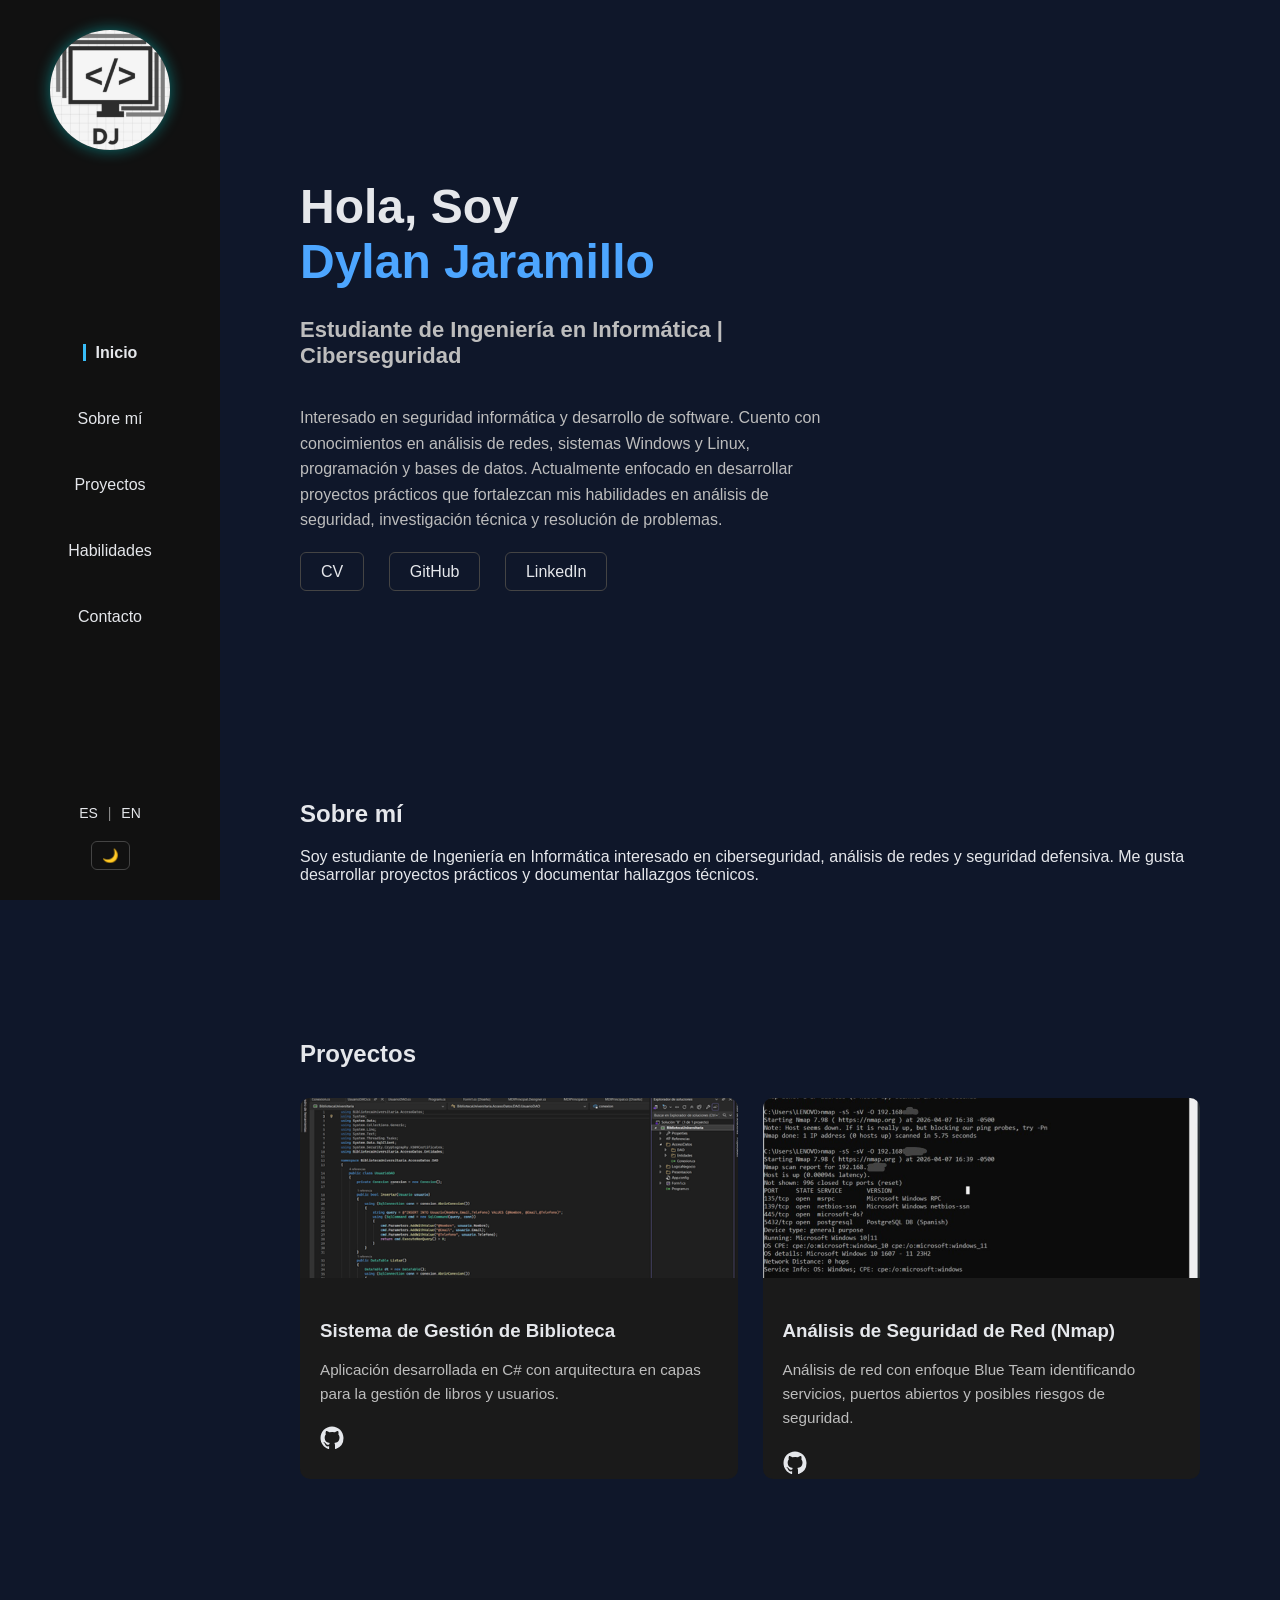
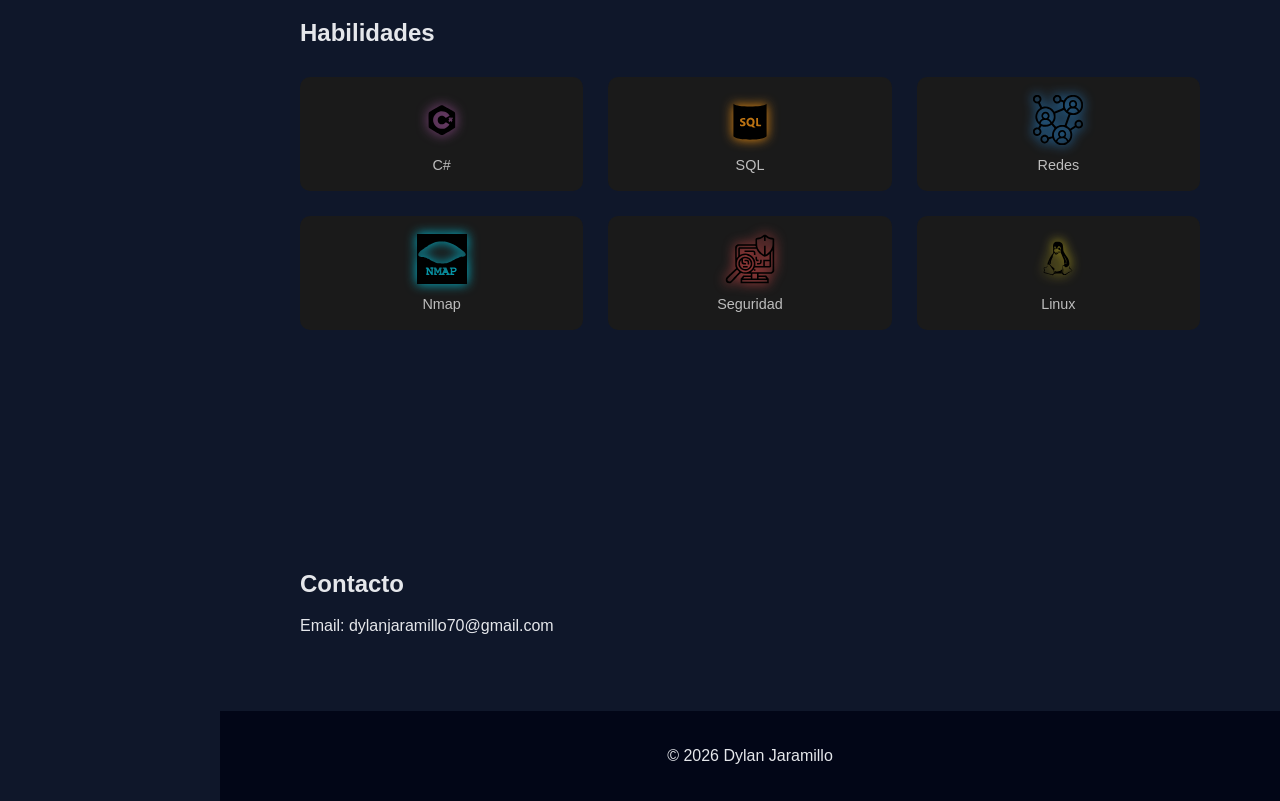
<file: index.html>
<!DOCTYPE html>
<html lang="es">

<head>
<meta charset="UTF-8">
<meta name="viewport" content="width=device-width, initial-scale=1.0">
<title>DJ | Portafolio</title>
<link rel="stylesheet" href="style.css">
</head>

<body>

<header class="sidebar">

<div class="sidebar-logo">
<img src="images/logo.jpeg" alt="Logo Dylan">
</div>

<nav class="menu-nav">
<ul>
<li><a href="#hero">Inicio</a></li>
<li><a href="#about">Sobre mí</a></li>
<li><a href="#projects">Proyectos</a></li>
<li><a href="#skills">Habilidades</a></li>
<li><a href="#contact">Contacto</a></li>
</ul>
</nav>

<div class="language-switch">
<a href="index.html">ES</a>
<span>|</span>
<a href="index_en.html">EN</a>
</div>

<div class="theme-toggle">
<button id="theme-btn">🌙</button>
</div>
</header>


<main class="content">

<section id="hero" class="hero">

<h1>Hola, Soy <span class="name">Dylan&nbsp;Jaramillo</span></h1>

<h2>Estudiante de Ingeniería en Informática | Ciberseguridad</h2>

<p>
Interesado en seguridad informática y desarrollo de software.
Cuento con conocimientos en análisis de redes, sistemas Windows y Linux,
programación y bases de datos.

Actualmente enfocado en desarrollar proyectos prácticos que fortalezcan
mis habilidades en análisis de seguridad, investigación técnica y resolución de problemas.
</p>

<div class="hero-buttons">
<a href="https://drive.google.com/uc?export=dowload&id=1Ai5AkYmVC4DJ9KS8qIynXBqz4102bfbA" target="_blank">CV</a>
<a href="https://github.com/DJ-crypto-cloud" target="_blank">GitHub</a>
<a href="https://www.linkedin.com/in/dylan-jaramillo-9b3254388/" target="_blank">LinkedIn</a>
</div>

</section>


<section id="about">

<h2>Sobre mí</h2>

<p>
Soy estudiante de Ingeniería en Informática interesado en ciberseguridad,
análisis de redes y seguridad defensiva. Me gusta desarrollar proyectos
prácticos y documentar hallazgos técnicos.
</p>


</section>

<section id="projects">

<h2>Proyectos</h2>

<div class="projects-container">

<div class="project-card">

    <img src="images/library-system.png" alt="Library Management System" class="project-image">

    <div class="project-content">
        <h3>Sistema de Gestión de Biblioteca</h3>

        <p>
        Aplicación desarrollada en C# con arquitectura en capas
        para la gestión de libros y usuarios.
        </p>
    </div>

    <div class="project-links">
        <a href="https://github.com/DJ-crypto-cloud/library-management-system" class="github-icon" target="_blank" rel="noopener">

            <svg xmlns="http://www.w3.org/2000/svg" viewBox="0 0 24 24">
                <path fill="currentColor" d="M12 .5C5.65.5.5 5.65.5 12c0 5.1 3.29 9.43 7.86 10.96.57.1.78-.25.78-.55 0-.27-.01-1.16-.02-2.1-3.2.69-3.87-1.54-3.87-1.54-.52-1.34-1.28-1.7-1.28-1.7-1.05-.72.08-.7.08-.7 1.16.08 1.77 1.2 1.77 1.2 1.03 1.77 2.7 1.26 3.36.96.1-.75.4-1.26.72-1.55-2.55-.29-5.23-1.28-5.23-5.7 0-1.26.45-2.3 1.2-3.12-.12-.29-.52-1.45.11-3.03 0 0 .98-.31 3.2 1.19a11.05 11.05 0 0 1 5.82 0c2.22-1.5 3.2-1.19 3.2-1.19.63 1.58.23 2.74.11 3.03.75.82 1.2 1.86 1.2 3.12 0 4.43-2.68 5.41-5.24 5.7.41.36.78 1.08.78 2.18 0 1.58-.01 2.85-.01 3.24 0 .3.21.66.79.55A11.51 11.51 0 0 0 23.5 12C23.5 5.65 18.35.5 12 .5z"/>
            </svg>

        </a>
    </div>

</div>

<div class="project-card">

    <img src="images/nmap-project.jpeg" alt="Network Security Analysis with Nmap" class="project-image">

<div class="project-content">
<h3>Análisis de Seguridad de Red (Nmap)</h3>

<p>
Análisis de red con enfoque Blue Team identificando servicios,
puertos abiertos y posibles riesgos de seguridad.
</p>
</div>

<div class="project-links">

<a href="https://github.com/DJ-crypto-cloud/nmap-network-security-analysis" class="github-icon" target="_blank">

<svg xmlns="http://www.w3.org/2000/svg" viewBox="0 0 24 24">
<path fill="currentColor" d="M12 .5C5.65.5.5 5.65.5 12c0 5.1 3.29 9.43 7.86 10.96.57.1.78-.25.78-.55 0-.27-.01-1.16-.02-2.1-3.2.69-3.87-1.54-3.87-1.54-.52-1.34-1.28-1.7-1.28-1.7-1.05-.72.08-.7.08-.7 1.16.08 1.77 1.2 1.77 1.2 1.03 1.77 2.7 1.26 3.36.96.1-.75.4-1.26.72-1.55-2.55-.29-5.23-1.28-5.23-5.7 0-1.26.45-2.3 1.2-3.12-.12-.29-.52-1.45.11-3.03 0 0 .98-.31 3.2 1.19a11.05 11.05 0 0 1 5.82 0c2.22-1.5 3.2-1.19 3.2-1.19.63 1.58.23 2.74.11 3.03.75.82 1.2 1.86 1.2 3.12 0 4.43-2.68 5.41-5.24 5.7.41.36.78 1.08.78 2.18 0 1.58-.01 2.85-.01 3.24 0 .3.21.66.79.55A11.51 11.51 0 0 0 23.5 12C23.5 5.65 18.35.5 12 .5z"/>
</svg>

</a>

</div>

</div>

</div>

</section>


<section id="skills">

<h2>Habilidades</h2>

<div class="skills-container">

<div class="skill-card csharp">
<img src="images/icons/csharp.svg" alt="C#">
<p>C#</p>
</div>

<div class="skill-card sql">
<img src="images/icons/sql.svg" alt="SQL">
<p>SQL</p>
</div>

<div class="skill-card network">
<img src="images/icons/network.svg" alt="Networking">
<p>Redes</p>
</div>

<div class="skill-card nmap">
<img src="images/icons/nmap.svg" alt="Nmap">
<p>Nmap</p>
</div>

<div class="skill-card security">
<img src="images/icons/security.svg" alt="Security Analysis">
<p>Seguridad</p>
</div>

<div class="skill-card linux">
<img src="images/icons/linux.svg" alt="Linux">
<p>Linux</p>
</div>

</div>

</section>


<section id="contact">

<h2>Contacto</h2>

<p>Email: dylanjaramillo70@gmail.com</p>

</section>


<footer>

<p>© 2026 Dylan Jaramillo</p>

</footer>

</main>
<script src="script.js"></script>
</body>
</html>
</file>
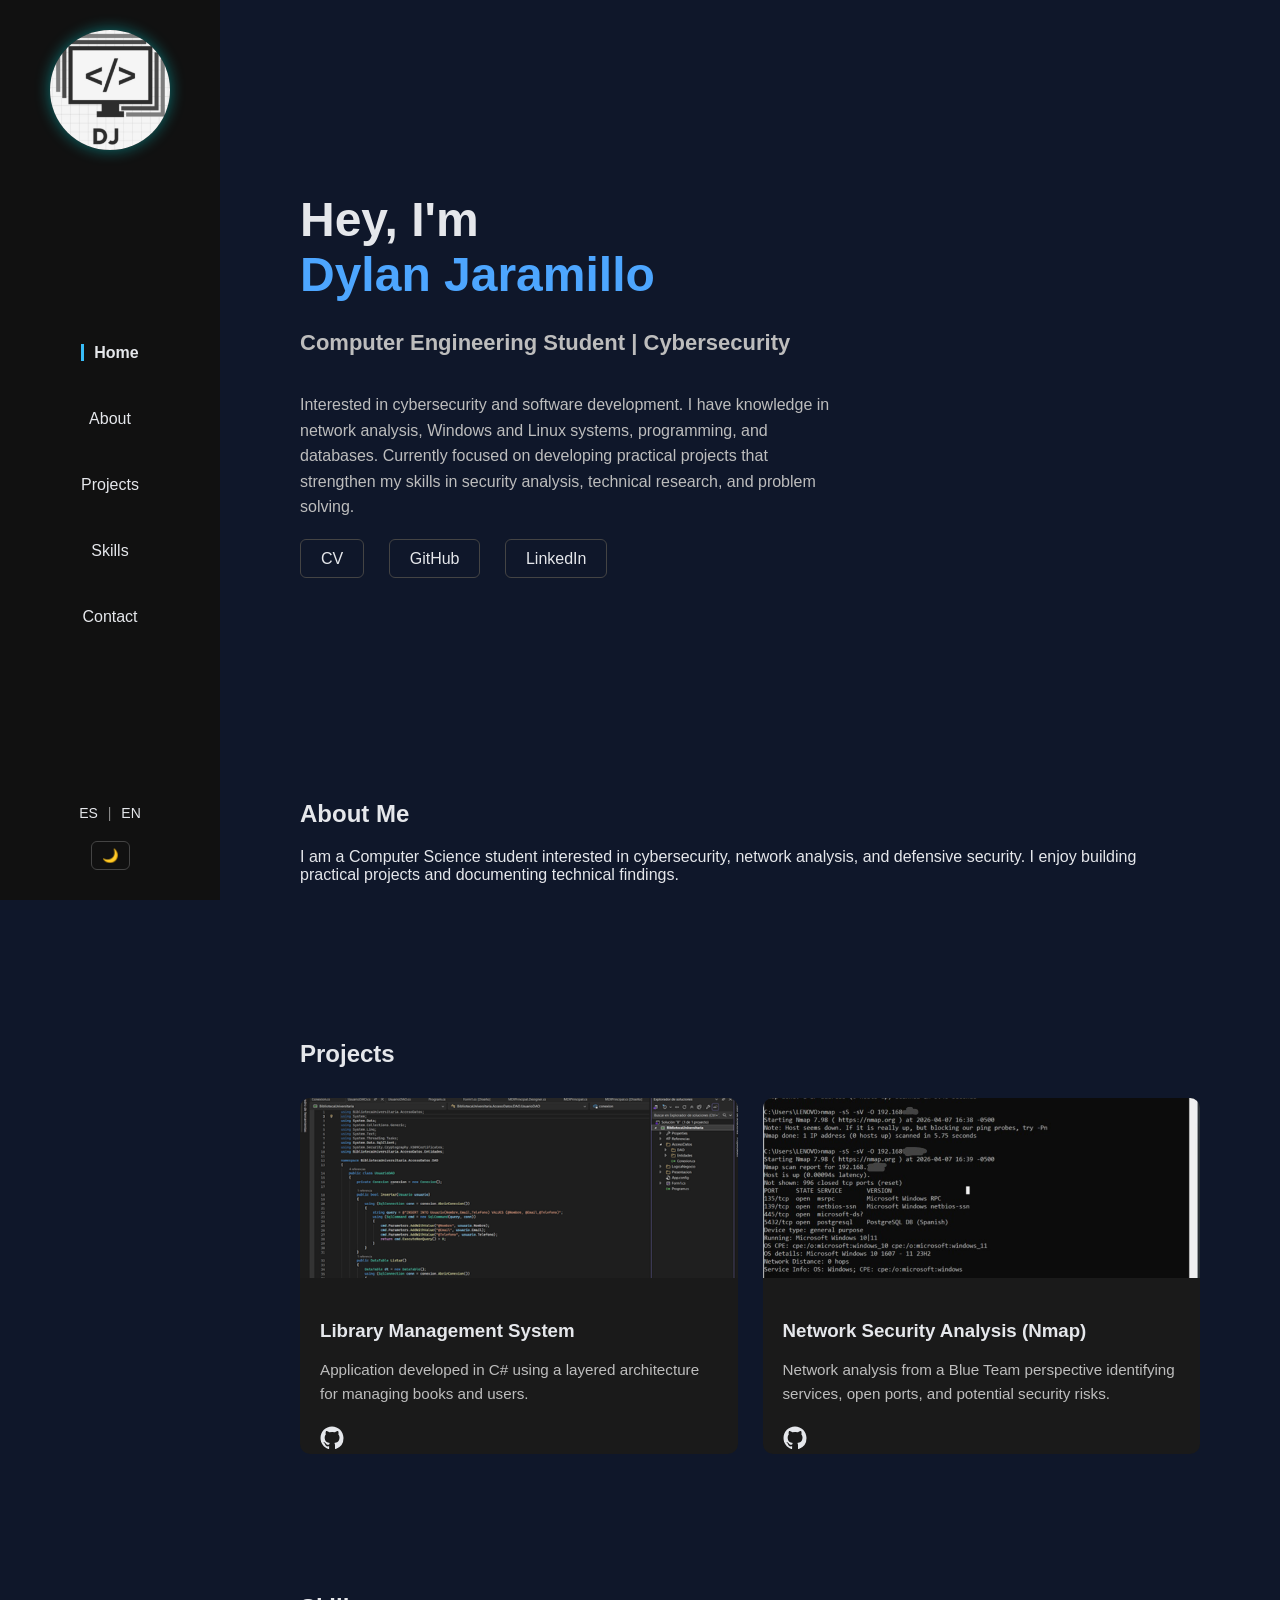
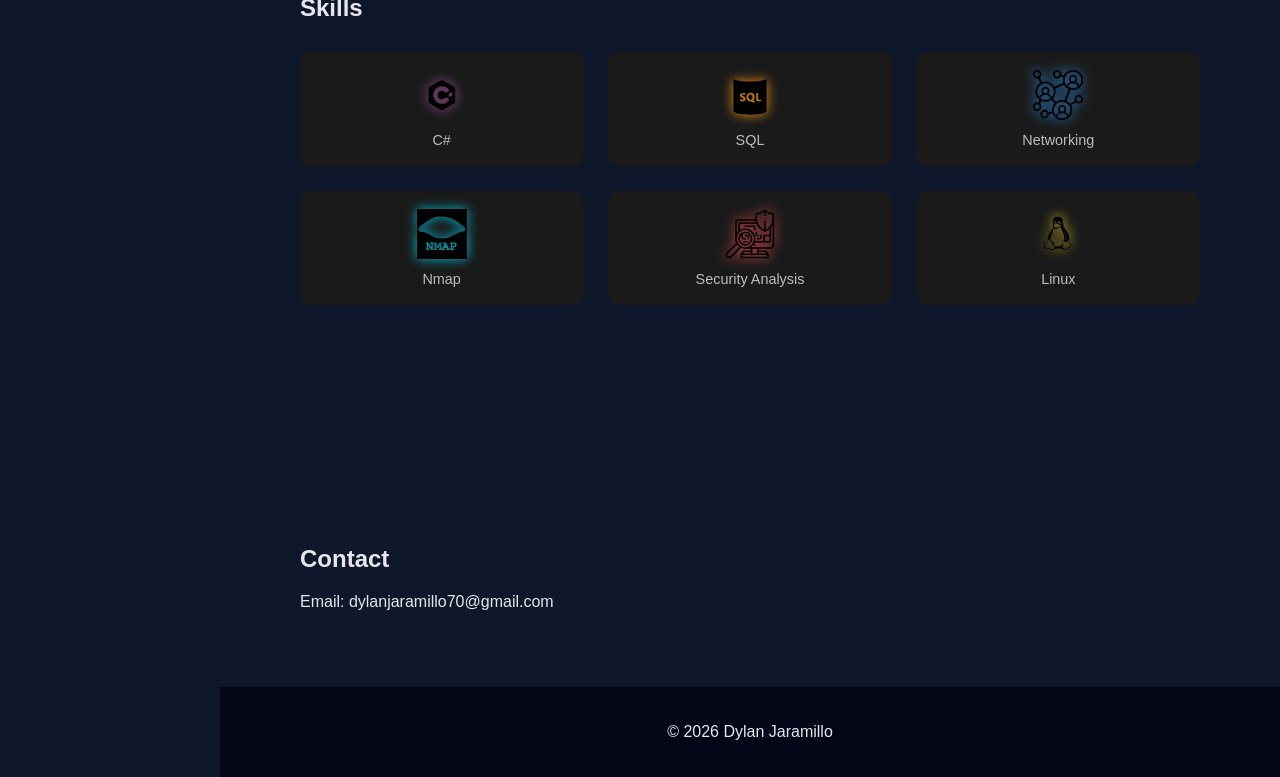
<file: index_en.html>
<!DOCTYPE html>
<html lang="en">

<head>
<meta charset="UTF-8">
<meta name="viewport" content="width=device-width, initial-scale=1.0">
<title>DJ | Portfolio</title>
<link rel="stylesheet" href="style.css">
</head>

<body>

<header class="sidebar">

<div class="sidebar-logo">
<img src="images/logo.jpeg" alt="Logo Dylan">
</div>

<nav class="menu-nav">
<ul>
<li><a href="#hero">Home</a></li>
<li><a href="#about">About</a></li>
<li><a href="#projects">Projects</a></li>
<li><a href="#skills">Skills</a></li>
<li><a href="#contact">Contact</a></li>
</ul>
</nav>

<div class="language-switch">
<a href="index.html">ES</a>
<span>|</span>
<a href="index_en.html">EN</a>
</div>

<div class="theme-toggle">
<button id="theme-btn">🌙</button>
</div>
</header>


<main class="content">

<section id="hero" class="hero">

<h1>Hey, I'm <span class="name">Dylan&nbsp;Jaramillo</span></h1>

<h2>Computer Engineering Student | Cybersecurity</h2>

<p>
Interested in cybersecurity and software development.
I have knowledge in network analysis, Windows and Linux systems,
programming, and databases.

Currently focused on developing practical projects that strengthen
my skills in security analysis, technical research, and problem solving.
</p>

<div class="hero-buttons">
<a href="https://drive.google.com/uc?export=dowload&id=1Ai5AkYmVC4DJ9KS8qIynXBqz4102bfbA" target="_blank">CV</a>
<a href="https://github.com/DJ-crypto-cloud" target="_blank">GitHub</a>
<a href="https://www.linkedin.com/in/dylan-jaramillo-9b3254388/" target="_blank">LinkedIn</a>
</div>

</section>


<section id="about">

<h2>About Me</h2>

<p>
I am a Computer Science student interested in cybersecurity,
network analysis, and defensive security. I enjoy building
practical projects and documenting technical findings.
</p>

</section>


<section id="projects">

<h2>Projects</h2>

<div class="projects-container">

<div class="project-card">

<img src="images/library-system.png" alt="Library Management System" class="project-image">

<div class="project-content">
<h3>Library Management System</h3>

<p>
Application developed in C# using a layered architecture
for managing books and users.
</p>
</div>

<div class="project-links">
<a href="https://github.com/DJ-crypto-cloud/library-management-system" class="github-icon" target="_blank" rel="noopener">

<svg xmlns="http://www.w3.org/2000/svg" viewBox="0 0 24 24">
<path fill="currentColor" d="M12 .5C5.65.5.5 5.65.5 12c0 5.1 3.29 9.43 7.86 10.96.57.1.78-.25.78-.55 0-.27-.01-1.16-.02-2.1-3.2.69-3.87-1.54-3.87-1.54-.52-1.34-1.28-1.7-1.28-1.7-1.05-.72.08-.7.08-.7 1.16.08 1.77 1.2 1.77 1.2 1.03 1.77 2.7 1.26 3.36.96.1-.75.4-1.26.72-1.55-2.55-.29-5.23-1.28-5.23-5.7 0-1.26.45-2.3 1.2-3.12-.12-.29-.52-1.45.11-3.03 0 0 .98-.31 3.2 1.19a11.05 11.05 0 0 1 5.82 0c2.22-1.5 3.2-1.19 3.2-1.19.63 1.58.23 2.74.11 3.03.75.82 1.2 1.86 1.2 3.12 0 4.43-2.68 5.41-5.24 5.7.41.36.78 1.08.78 2.18 0 1.58-.01 2.85-.01 3.24 0 .3.21.66.79.55A11.51 11.51 0 0 0 23.5 12C23.5 5.65 18.35.5 12 .5z"/>
</svg>

</a>
</div>

</div>


<div class="project-card">

<img src="images/nmap-project.jpeg" alt="Network Security Analysis with Nmap" class="project-image">

<div class="project-content">
<h3>Network Security Analysis (Nmap)</h3>

<p>
Network analysis from a Blue Team perspective identifying services,
open ports, and potential security risks.
</p>
</div>

<div class="project-links">

<a href="https://github.com/DJ-crypto-cloud/nmap-network-security-analysis" class="github-icon" target="_blank">

<svg xmlns="http://www.w3.org/2000/svg" viewBox="0 0 24 24">
<path fill="currentColor" d="M12 .5C5.65.5.5 5.65.5 12c0 5.1 3.29 9.43 7.86 10.96.57.1.78-.25.78-.55 0-.27-.01-1.16-.02-2.1-3.2.69-3.87-1.54-3.87-1.54-.52-1.34-1.28-1.7-1.28-1.7-1.05-.72.08-.7.08-.7 1.16.08 1.77 1.2 1.77 1.2 1.03 1.77 2.7 1.26 3.36.96.1-.75.4-1.26.72-1.55-2.55-.29-5.23-1.28-5.23-5.7 0-1.26.45-2.3 1.2-3.12-.12-.29-.52-1.45.11-3.03 0 0 .98-.31 3.2 1.19a11.05 11.05 0 0 1 5.82 0c2.22-1.5 3.2-1.19 3.2-1.19.63 1.58.23 2.74.11 3.03.75.82 1.2 1.86 1.2 3.12 0 4.43-2.68 5.41-5.24 5.7.41.36.78 1.08.78 2.18 0 1.58-.01 2.85-.01 3.24 0 .3.21.66.79.55A11.51 11.51 0 0 0 23.5 12C23.5 5.65 18.35.5 12 .5z"/>
</svg>

</a>

</div>

</div>

</div>

</section>


<section id="skills">

<h2>Skills</h2>

<div class="skills-container">

<div class="skill-card csharp">
<img src="images/icons/csharp.svg" alt="C#">
<p>C#</p>
</div>

<div class="skill-card sql">
<img src="images/icons/sql.svg" alt="SQL">
<p>SQL</p>
</div>

<div class="skill-card network">
<img src="images/icons/network.svg" alt="Networking">
<p>Networking</p>
</div>

<div class="skill-card nmap">
<img src="images/icons/nmap.svg" alt="Nmap">
<p>Nmap</p>
</div>

<div class="skill-card security">
<img src="images/icons/security.svg" alt="Security Analysis">
<p>Security Analysis</p>
</div>

<div class="skill-card linux">
<img src="images/icons/linux.svg" alt="Linux">
<p>Linux</p>
</div>

</div>

</section>


<section id="contact">

<h2>Contact</h2>

<p>Email: dylanjaramillo70@gmail.com</p>

</section>


<footer>

<p>© 2026 Dylan Jaramillo</p>

</footer>

</main>
<script src="script.js"></script>
</body>
</html>
</file>
<file: style.css>
:root{
    --bg-main:#0f172a;
    --text-main:#e5e7eb;
    --text-secondary:#bdbdbd;
    --sidebar-bg:#111;
    --card-bg:#1a1a1a;
    --footer-bg:#020617;
}

.light-mode{
    --bg-main:#f5f5f5;
    --text-main:#111827;
    --text-secondary:#374151;
    --sidebar-bg:#ffffff;
    --card-bg:#ffffff;
    --footer-bg:#e5e7eb;
}

body{
    font-family: Arial, sans-serif;
    margin:0;
    background-color:var(--bg-main);
    color:var(--text-main);
}

html{
scroll-behavior:smooth;
}

/* SIDEBAR */

.sidebar{
    width:220px;
    height:100vh;
    position:fixed;
    left:0;
    top:0;
    background:var(--sidebar-bg);
    display:flex;
    flex-direction:column;
    align-items:center;
    padding:30px 20px;
}

.sidebar-top{
    text-align:center;
    margin-bottom:60px;
}

.sidebar-top img{
    width:120px;
    height:120px;
    border-radius:50%;
    object-fit:cover;
    margin-bottom:15px;
}

.sidebar-top h1{
    font-size:20px;
    color:var(--text-main);
}

.sidebar-logo{
    margin-bottom:60px;
    text-align:center;
}

.sidebar-logo img{
    width:120px;
    height:120px;
    border-radius:50%;
    object-fit:cover;
    box-shadow:0 0 15px rgba(0,255,255,0.4);
}

/* título */

.menu-title h1{
    font-size:18px;
    margin-bottom:40px;
}

/* navegación */

.menu-nav{
    flex:1;
    display:flex;
    align-items:center;
}

.menu-nav ul{
    list-style:none;
    padding:0;
    margin:0;
    display:flex;
    flex-direction:column;
    gap:28px;
    text-align:center;
}

.menu-nav a{
    text-decoration:none;
    color:var(--text-main);
    font-size:16px;
    transition:0.3s;
}

.menu-nav a:hover{
color:#00ffff;
}

.menu-nav li{
    margin-bottom:20px;
}

.menu-nav a.active{
    color:var(--text-main);
    font-weight:600;
    border-left:3px solid #38bdf8;
    padding-left:10px;
}

/* idiomas */

.language-switch{
    margin-top:auto;
    padding-top:30px;
    font-size:14px;
}

.language-switch a{
    color:var(--text-main);
    text-decoration:none;
}

.language-switch span{
    margin:0 6px;
    color:#888;
}

/* CONTENIDO */

.content{
    margin-left:220px;
}

/* HERO */

.hero{
    height:80vh;
    display:flex;
    flex-direction:column;
    justify-content:center;
    max-width:700px;
}

/* textos */

.hero h1{
    font-size:48px;
    margin-bottom:10px;
}

.hero h1 span{
color:#4da6ff;
}

.hero h2{
    font-size:22px;
    color:var(--text-secondary);
    margin-bottom:20px;
}

.hero p{
    line-height:1.6;
    color:var(--text-secondary);
    margin-bottom:30px;
}

/* botones */

.hero-buttons a{
    margin-right:20px;
    text-decoration:none;
    padding:10px 20px;
    border:1px solid #444;
    border-radius:6px;
    color:var(--text-main);
}

.hero-buttons a:hover{
    background:#1f2937;
}

/* secciones */

section{
    padding:60px 80px;
}

/* proyectos */

.project{
    background:#1e293b;
    padding:20px;
    margin-top:20px;
    border-radius:8px;
}

.project a{
    color:#38bdf8;
    text-decoration:none;
}

/* footer */

footer{
    text-align:center;
    padding:20px;
    background:var(--footer-bg);
}

*{
    box-sizing:border-box;
}

/* PROJECTS */

.projects-container{
    display:grid;
    grid-template-columns:repeat(auto-fit,minmax(280px,1fr));
    gap:25px;
    margin-top:30px;
}

.project-card{
    background:var(--card-bg);
    border-radius:10px;
    overflow:hidden;
    transition:transform 0.2s ease;
}

.project-card:hover{
    transform:translateY(-5px);
}

.project-card h3{
    margin-bottom:10px;
}

.project-card p{
    color:var(--text-secondary);
    font-size:14px;
    line-height:1.6;
}

.project-image{
    width:100%;
    height:180px;
    object-fit:cover;
    transition:transform 0.3s ease;
}

.project-card:hover .project-image{
    transform:scale(1.05);
}

.project-content{
    padding:20px;
}

.project-content h3{
    margin-bottom:10px;
}

.project-content p{
    font-size:0.95rem;
    color:var(--text-secondary);
}

.project-links{
    display:flex;
    justify-content:flex-start;
    margin-top:-15px;
    padding-left:20px;
}

.github-icon svg{
    width:24px;
    height:24px;
    fill:currentColor;
}

.github-icon{
    color:var(--text-main);
    text-decoration:none;
}

.github-icon:visited{
    color:var(--text-main);
}

/* SKILLS */

.skills-container{
    display:grid;
    grid-template-columns:repeat(3,1fr);
    gap:25px;
    margin-top:30px;
}

.skill-card{
    background:var(--card-bg);
    padding:18px;
    border-radius:10px;
    text-align:center;
    transition:transform 0.2s ease;
}

.skill-card:hover{
    transform:translateY(-4px);
}

.skill-card img{
    width:50px;
    height:50px;
    margin-bottom:8px;
}

.skill-card p{
    font-size:0.9rem;
    color:var(--text-secondary);
    margin:0;
}

.skill-card.csharp img{
    filter:drop-shadow(0 0 6px #9b4f96);
}

.skill-card.sql img{
    filter:drop-shadow(0 0 6px #f29111);
}

.skill-card.network img{
    filter:drop-shadow(0 0 6px #2aa1ff);
}

.skill-card.nmap img{
    filter:drop-shadow(0 0 6px #00bcd4);
}

.skill-card.security img{
    filter:drop-shadow(0 0 6px #ff5252);
}

.skill-card.linux img{
    filter:drop-shadow(0 0 6px #f7df1e);
}


/* CONTACT */

#contact{
    margin-top:100px;
}

section{
    scroll-margin-top:80px;
}

/* THEME BUTTON */

.theme-toggle{
    margin-top:20px;
}

#theme-btn{
    background:none;
    border:1px solid #444;
    color:var(--text-main);
    padding:6px 10px;
    border-radius:6px;
    cursor:pointer;
}

/* ===== RESPONSIVE PARA TABLETS Y MÓVILES ===== */

/* Tablets (768px a 1024px) */
@media (max-width: 1024px) and (min-width: 769px) {
    .sidebar {
        width: 200px;
    }
    
    .content {
        margin-left: 200px;
    }
    
    .hero h1 {
        font-size: 40px;
    }
    
    section {
        padding: 40px 50px;
    }
}

/* Móviles (menos de 768px) */
@media (max-width: 768px) {
    
    /* Sidebar se transforma en barra superior */
    .sidebar {
        width: 100%;
        height: auto;
        position: relative;
        flex-direction: row;
        flex-wrap: wrap;
        justify-content: space-between;
        align-items: center;
        padding: 15px 20px;
        gap: 15px;
    }
    
    .sidebar-logo {
        margin-bottom: 0;
    }
    
    .sidebar-logo img {
        width: 60px;
        height: 60px;
    }
    
    /* Menú horizontal */
    .menu-nav {
        order: 3;
        width: 100%;
        justify-content: center;
    }
    
    .menu-nav ul {
        flex-direction: row;
        flex-wrap: wrap;
        justify-content: center;
        gap: 20px;
    }
    
    .menu-nav li {
        margin-bottom: 0;
    }
    
    .menu-nav a {
        font-size: 14px;
        padding: 5px 10px;
    }
    
    .menu-nav a.active {
        border-left: none;
        border-bottom: 3px solid #38bdf8;
        padding-left: 0;
    }
    
    /* Idioma y tema en línea */
    .language-switch {
        margin-top: 0;
        padding-top: 0;
    }
    
    .theme-toggle {
        margin-top: 0;
    }
    
    /* Contenido principal sin margen */
    .content {
        margin-left: 0;
    }
    
    /* Hero section */
    .hero {
        height: auto;
        min-height: 60vh;
        padding: 40px 20px;
        max-width: 100%;
    }
    
    .hero h1 {
        font-size: 32px;
    }
    
    .hero h2 {
        font-size: 18px;
    }
    
    .hero p {
        font-size: 15px;
    }
    
    /* Botones en columna en móvil */
    .hero-buttons a {
        display: inline-block;
        margin: 5px 10px 5px 0;
        padding: 8px 16px;
        font-size: 14px;
    }
    
    /* Todas las secciones */
    section {
        padding: 40px 20px;
    }
    
    /* Proyectos - una columna */
    .projects-container {
        grid-template-columns: 1fr;
        gap: 20px;
    }
    
    .project-image {
        height: 160px;
    }
    
    /* Habilidades - 2 columnas (mantiene tu estilo) */
    .skills-container {
        grid-template-columns: repeat(2, 1fr);
        gap: 15px;
    }
    
    .skill-card img {
        width: 40px;
        height: 40px;
    }
    
    .skill-card p {
        font-size: 13px;
    }
    
    /* Contacto */
    #contact {
        margin-top: 20px;
    }
    
    /* Footer */
    footer {
        padding: 15px;
        font-size: 14px;
    }
}

/* Móviles muy pequeños (menos de 480px) */
@media (max-width: 480px) {
    .sidebar {
        padding: 10px 15px;
    }
    
    .sidebar-logo img {
        width: 50px;
        height: 50px;
    }
    
    .menu-nav ul {
        gap: 12px;
    }
    
    .menu-nav a {
        font-size: 12px;
    }
    
    .hero h1 {
        font-size: 28px;
    }
    
    .hero h2 {
        font-size: 16px;
    }
    
    .hero-buttons a {
        display: block;
        margin: 8px 0;
        text-align: center;
    }
    
    section {
        padding: 30px 15px;
    }
    
    .skills-container {
        grid-template-columns: 1fr;
        gap: 12px;
    }
    
    .project-card h3 {
        font-size: 18px;
    }
}


@media (hover: hover) {
    .project-card:hover {
        transform: translateY(-5px);
    }
    
    .skill-card:hover {
        transform: translateY(-4px);
    }
}

@media (hover: none) {
    .project-card:active {
        transform: translateY(-2px);
    }
    
    .skill-card:active {
        transform: translateY(-2px);
    }
}
</file>
